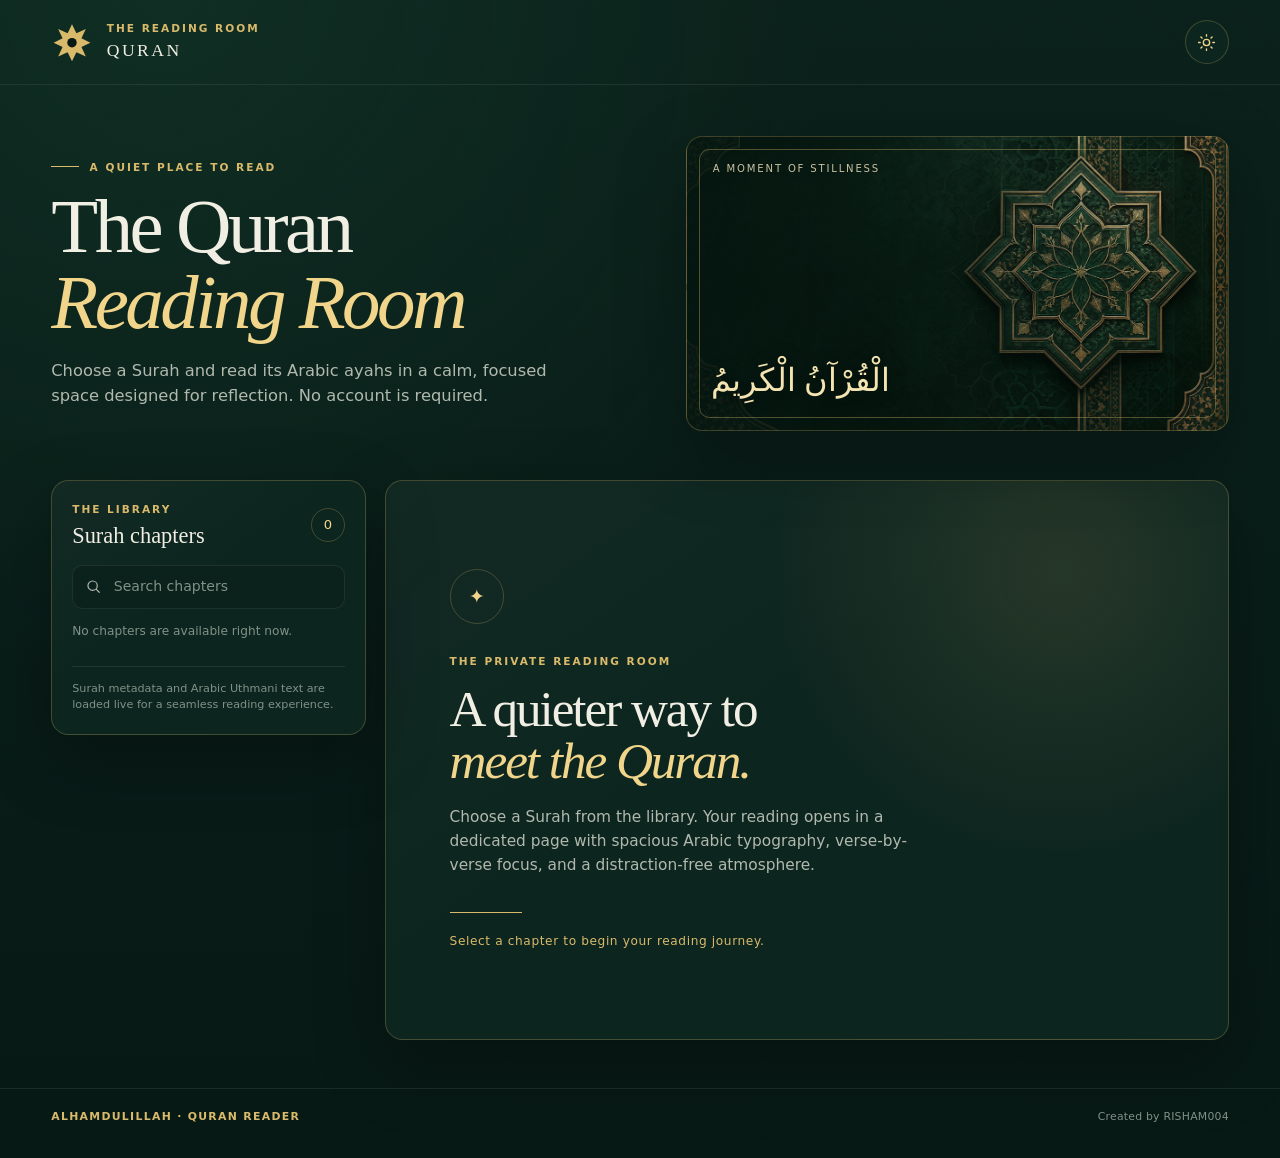
<file: index.html>
<!doctype html>
<html lang="en" data-theme="dark">
<head>
  <meta charset="utf-8">
  <meta name="viewport" content="width=device-width, initial-scale=1">
  <meta name="color-scheme" content="dark light">
  <title>Online Quran Reading Room | Alhamdulillah</title>
  <meta name="description" content="Read the Quran online in a calm, premium reading room. Browse all Surahs, search chapters, and read Arabic ayahs on any device.">
  <meta name="keywords" content="online Quran, Quran reading, Surah, Arabic Quran, Quran ayahs, القرآن الكريم, ഖുർആൻ വായന">
  <meta name="author" content="RISHAM004">
  <meta name="google-site-verification" content="mXXvI332pd09Wnq7OHacjnINsn8BZgixq6b39G8Xqy0">
  <meta name="google-site-verification" content="F7NdzP9si5sL2pPmqwhyTcBmezLLX330uHuRAZuH_UM">
  <meta name="google-site-verification" content="Bjj6yuVZpEGHXkJ8CnjCu7wRt1nPCgUGyZMzDmWiN_Q">
  <meta name="robots" content="index,follow,max-image-preview:large">
  <meta name="googlebot" content="index,follow,max-image-preview:large">
  <link rel="canonical" href="https://alhamdulillah-online.github.io/Quran/">
  <meta property="og:type" content="website">
  <meta property="og:title" content="Online Quran Reading Room | Alhamdulillah">
  <meta property="og:description" content="Browse all Surahs and read Arabic Quran ayahs in a calm, premium reading room.">
  <meta property="og:site_name" content="Alhamdulillah — Quran Reader">
  <meta property="og:url" content="https://alhamdulillah-online.github.io/Quran/">
  <meta property="og:image" content="https://alhamdulillah-online.github.io/Quran/og-image.jpg">
  <meta property="og:image:alt" content="Emerald and gold Quran Reading Room artwork">
  <meta name="twitter:card" content="summary_large_image">
  <meta name="twitter:title" content="Online Quran Reading Room | Alhamdulillah">
  <meta name="twitter:description" content="Browse all Surahs and read Arabic Quran ayahs in a calm, premium reading room.">
  <meta name="twitter:image" content="https://alhamdulillah-online.github.io/Quran/og-image.jpg">
  <link rel="icon" type="image/svg+xml" href="./favicon.svg">
  <link rel="preconnect" href="https://cdn.jsdelivr.net" crossorigin>
  <link rel="stylesheet" href="./styles.css">
  <script type="application/ld+json">
    {"@context":"https://schema.org","@graph":[{"@type":"WebSite","@id":"https://alhamdulillah-online.github.io/Quran/#website","url":"https://alhamdulillah-online.github.io/Quran/","name":"Alhamdulillah Quran Reading Room","description":"A calm, premium place to browse Surahs and read Arabic ayahs.","publisher":{"@id":"https://alhamdulillah-online.github.io/Quran/#creator"}},{"@type":"Person","@id":"https://alhamdulillah-online.github.io/Quran/#creator","name":"RISHAM004","url":"https://github.com/Alhamdulillah-online"}]}
  </script>
  <script type="module" src="./app.js"></script>
</head>
<body>
  <a class="skip-link" href="#main-content">Skip to reading area</a>
  <header class="topbar" id="top">
    <a class="brand" href="./" aria-label="Quran Chapters Reader home">
      <span class="brand-mark" aria-hidden="true">
        <svg viewBox="0 0 48 48" focusable="false"><path d="M24 3.8 29 14l10.8-5-5 10.8 10.2 5-10.2 5 5 10.8-10.8-5L24 46l-5-10.4-10.8 5 5-10.8L3 24.8l10.2-5-5-10.8L19 14 24 3.8Z"/><circle cx="24" cy="24.8" r="5.4"/></svg>
      </span>
      <span class="brand-copy"><span class="brand-eyebrow">THE READING ROOM</span><span class="brand-name">QURAN</span></span>
    </a>
    <div class="topbar-actions">
      <button class="icon-button" id="theme-toggle" type="button" aria-label="Switch to light theme" aria-pressed="false" title="Switch theme">
        <svg class="icon-sun" viewBox="0 0 24 24" aria-hidden="true"><circle cx="12" cy="12" r="4"/><path d="M12 2v2m0 16v2M4.93 4.93l1.42 1.42m11.3 11.3 1.42 1.42M2 12h2m16 0h2M4.93 19.07l1.42-1.42m11.3-11.3 1.42-1.42"/></svg>
        <svg class="icon-moon" viewBox="0 0 24 24" aria-hidden="true"><path d="M20.4 15.7A8.6 8.6 0 0 1 8.3 3.6 8.8 8.8 0 1 0 20.4 15.7Z"/></svg>
      </button>
    </div>
  </header>

  <main id="main-content" class="page-shell">
    <section class="intro" aria-labelledby="page-title">
      <div class="intro-copy">
        <p class="eyebrow"><span class="eyebrow-line" aria-hidden="true"></span> A QUIET PLACE TO READ</p>
        <h1 id="page-title">The Quran<br><em>Reading Room</em></h1>
        <p class="intro-description">Choose a Surah and read its Arabic ayahs in a calm, focused space designed for reflection. No account is required.</p>
      </div>
      <div class="intro-art" role="img" aria-label="Emerald and gold Islamic geometric pattern">
        <span class="intro-art-caption" lang="ar" dir="rtl">الْقُرْآنُ الْكَرِيمُ</span>
        <span class="intro-art-note">A MOMENT OF STILLNESS</span>
      </div>
    </section>

    <section class="reader-layout" aria-label="Quran chapter reader">
      <aside class="library-panel panel" aria-labelledby="library-title">
        <div class="panel-heading">
          <div><p class="eyebrow">THE LIBRARY</p><h2 id="library-title">Surah chapters</h2></div>
          <span class="chapter-count" id="chapter-count">0</span>
        </div>
        <label class="search-box" for="chapter-search">
          <svg viewBox="0 0 24 24" aria-hidden="true"><circle cx="10.8" cy="10.8" r="6.6"/><path d="m16 16 4.2 4.2"/></svg>
          <input id="chapter-search" type="search" placeholder="Search chapters" autocomplete="off">
        </label>
        <p class="library-status" id="library-status" role="status">Loading chapter list…</p>
        <ol class="chapter-list" id="chapter-list" aria-label="Available Quran chapters"></ol>
          <p class="library-note">Surah metadata and Arabic Uthmani text are loaded live for a seamless reading experience.</p>
      </aside>

      <section class="welcome-panel panel" aria-labelledby="welcome-title">
        <div class="welcome-mark" aria-hidden="true">✦</div>
        <p class="eyebrow">THE PRIVATE READING ROOM</p>
        <h2 id="welcome-title">A quieter way to<br><em>meet the Quran.</em></h2>
        <p>Choose a Surah from the library. Your reading opens in a dedicated page with spacious Arabic typography, verse-by-verse focus, and a distraction-free atmosphere.</p>
        <div class="welcome-rule" aria-hidden="true"></div>
        <p class="welcome-note">Select a chapter to begin your reading journey.</p>
      </section>
    </section>
  </main>

  <footer class="site-footer"><span>ALHAMDULILLAH <span aria-hidden="true">·</span> QURAN READER</span><span>Created by RISHAM004</span></footer>
  <noscript><p class="noscript-note">Enable JavaScript to browse the Surah library.</p></noscript>
</body>
</html>
</file>
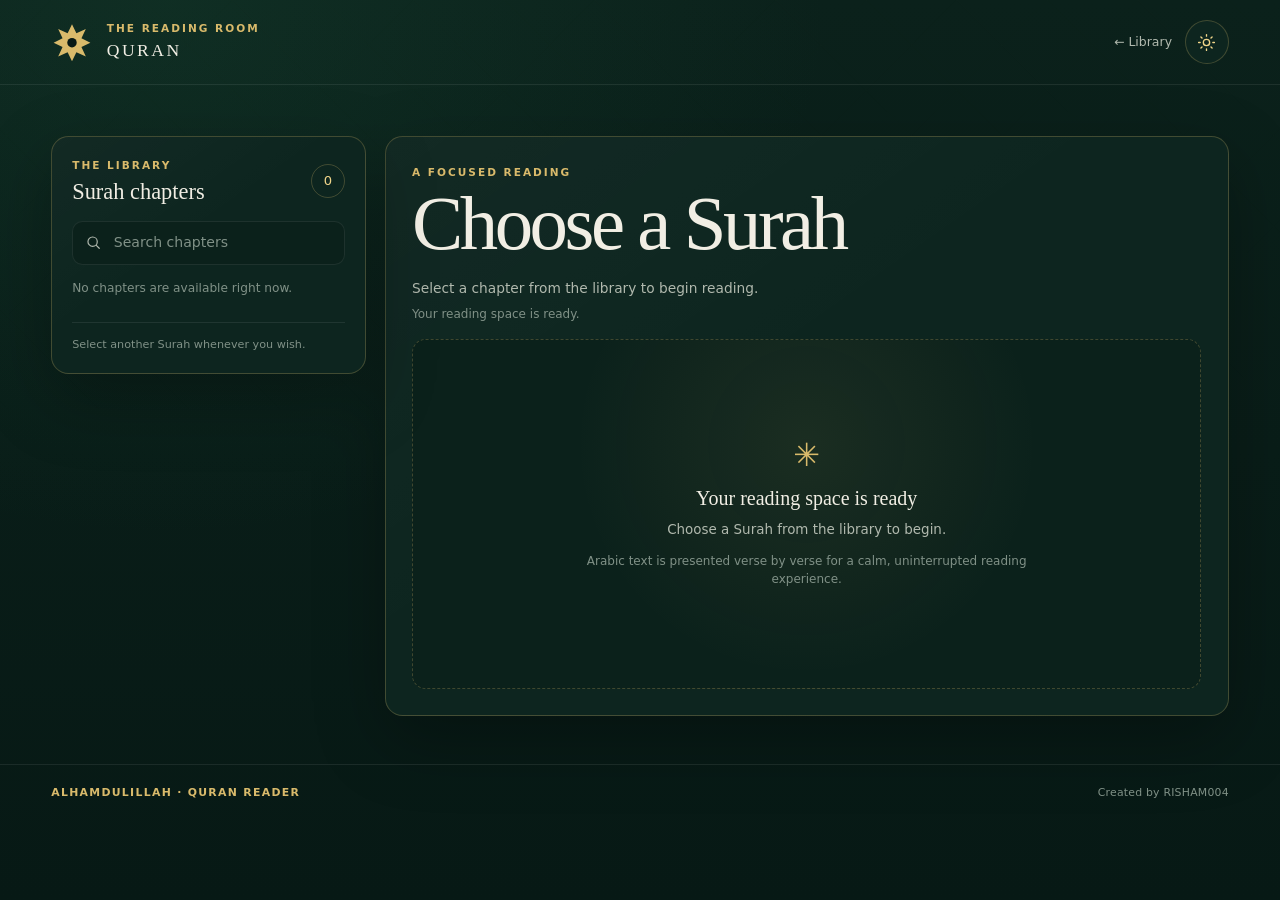
<file: reader.html>
<!doctype html>
<html lang="en" data-theme="dark">
<head>
  <meta charset="utf-8">
  <meta name="viewport" content="width=device-width, initial-scale=1">
  <meta name="color-scheme" content="dark light">
  <title>Read Quran Online — Arabic Surah Reader | Alhamdulillah</title>
  <meta name="description" content="Read Arabic Quran ayahs in a focused, premium Surah reader with clear typography and a distraction-free reading experience.">
  <meta name="google-site-verification" content="mXXvI332pd09Wnq7OHacjnINsn8BZgixq6b39G8Xqy0">
  <meta name="google-site-verification" content="F7NdzP9si5sL2pPmqwhyTcBmezLLX330uHuRAZuH_UM">
  <meta name="google-site-verification" content="Bjj6yuVZpEGHXkJ8CnjCu7wRt1nPCgUGyZMzDmWiN_Q">
  <meta name="keywords" content="read Quran online, Arabic Quran reader, Surah reader, Quran ayahs, القرآن الكريم">
  <meta name="author" content="RISHAM004">
  <meta name="robots" content="index,follow">
  <link rel="canonical" href="https://alhamdulillah-online.github.io/Quran/reader.html">
  <meta property="og:type" content="article">
  <meta property="og:title" content="Read Quran Online — Arabic Surah Reader">
  <meta property="og:description" content="Read Arabic Quran ayahs in a focused, premium Surah reader.">
  <meta property="og:site_name" content="Alhamdulillah — Quran Reader">
  <meta property="og:url" content="https://alhamdulillah-online.github.io/Quran/reader.html">
  <meta property="og:image" content="https://alhamdulillah-online.github.io/Quran/og-image.jpg">
  <meta property="og:image:alt" content="Emerald and gold Quran Reading Room artwork">
  <meta name="twitter:card" content="summary_large_image">
  <meta name="twitter:title" content="Read Quran Online — Arabic Surah Reader">
  <meta name="twitter:description" content="Read Arabic Quran ayahs in a focused, premium Surah reader.">
  <meta name="twitter:image" content="https://alhamdulillah-online.github.io/Quran/og-image.jpg">
  <script type="application/ld+json">{"@context":"https://schema.org","@graph":[{"@type":"WebPage","@id":"https://alhamdulillah-online.github.io/Quran/reader.html","url":"https://alhamdulillah-online.github.io/Quran/reader.html","name":"Read Quran Online — Arabic Surah Reader","description":"Read Arabic Quran ayahs in a focused, premium Surah reader.","isPartOf":{"@id":"https://alhamdulillah-online.github.io/Quran/#website"},"creator":{"@id":"https://alhamdulillah-online.github.io/Quran/#creator"}},{"@type":"Person","@id":"https://alhamdulillah-online.github.io/Quran/#creator","name":"RISHAM004","url":"https://github.com/Alhamdulillah-online"}]}</script>
  <link rel="icon" type="image/svg+xml" href="./favicon.svg">
  <link rel="stylesheet" href="./styles.css">
  <script type="module" src="./app.js"></script>
</head>
<body>
  <a class="skip-link" href="#main-content">Skip to reading area</a>
  <header class="topbar" id="top">
    <a class="brand" href="./" aria-label="Return to Quran reading room home">
      <span class="brand-mark" aria-hidden="true"><svg viewBox="0 0 48 48" focusable="false"><path d="M24 3.8 29 14l10.8-5-5 10.8 10.2 5-10.2 5 5 10.8-10.8-5L24 46l-5-10.4-10.8 5 5-10.8L3 24.8l10.2-5-5-10.8L19 14 24 3.8Z"/><circle cx="24" cy="24.8" r="5.4"/></svg></span>
      <span class="brand-copy"><span class="brand-eyebrow">THE READING ROOM</span><span class="brand-name">QURAN</span></span>
    </a>
    <div class="topbar-actions"><a class="back-link" href="./">← Library</a><button class="icon-button" id="theme-toggle" type="button" aria-label="Switch to light theme" aria-pressed="false" title="Switch theme"><svg class="icon-sun" viewBox="0 0 24 24" aria-hidden="true"><circle cx="12" cy="12" r="4"/><path d="M12 2v2m0 16v2M4.93 4.93l1.42 1.42m11.3 11.3 1.42 1.42M2 12h2m16 0h2M4.93 19.07l1.42-1.42m11.3-11.3 1.42-1.42"/></svg><svg class="icon-moon" viewBox="0 0 24 24" aria-hidden="true"><path d="M20.4 15.7A8.6 8.6 0 0 1 8.3 3.6 8.8 8.8 0 1 0 20.4 15.7Z"/></svg></button></div>
  </header>
  <main id="main-content" class="page-shell reading-shell">
    <section class="reader-layout" aria-label="Quran reading page">
      <aside class="library-panel panel" aria-labelledby="library-title">
        <div class="panel-heading"><div><p class="eyebrow">THE LIBRARY</p><h2 id="library-title">Surah chapters</h2></div><span class="chapter-count" id="chapter-count">0</span></div>
        <label class="search-box" for="chapter-search"><svg viewBox="0 0 24 24" aria-hidden="true"><circle cx="10.8" cy="10.8" r="6.6"/><path d="m16 16 4.2 4.2"/></svg><input id="chapter-search" type="search" placeholder="Search chapters" autocomplete="off"></label>
        <p class="library-status" id="library-status" role="status">Loading chapter list…</p>
        <ol class="chapter-list" id="chapter-list" aria-label="Available Quran chapters"></ol>
        <p class="library-note">Select another Surah whenever you wish.</p>
      </aside>
      <section class="reader-panel panel" id="reader-panel" aria-labelledby="reader-title">
        <div class="reader-topline"><div class="reader-heading"><p class="eyebrow">A FOCUSED READING</p><h1 id="reader-title">Choose a Surah</h1><p id="reader-subtitle">Select a chapter from the library to begin reading.</p></div></div>
        <div class="reader-toolbar" id="reader-toolbar" hidden><span class="api-badge"><span class="api-dot" aria-hidden="true"></span>Verified Arabic text</span><span class="page-indicator" id="verse-count">— ayahs</span></div>
        <p class="reader-status" id="reader-status" role="status" aria-live="polite">Your reading space is ready.</p>
        <div class="empty-state" id="empty-state"><span class="empty-rosette" aria-hidden="true">✳</span><h3>Your reading space is ready</h3><p>Choose a Surah from the library to begin.</p><p class="empty-secondary">Arabic text is presented verse by verse for a calm, uninterrupted reading experience.</p></div>
        <div class="pdf-pages" id="pdf-pages" aria-label="Quran ayahs" tabindex="0" hidden></div>
      </section>
    </section>
  </main>
  <footer class="site-footer"><span>ALHAMDULILLAH <span aria-hidden="true">·</span> QURAN READER</span><span>Created by RISHAM004</span></footer>
</body>
</html>
</file>
<file: styles.css>
:root {
  font-family: system-ui, -apple-system, "Segoe UI", sans-serif;
  font-synthesis: none;
  text-rendering: optimizeLegibility;
  scroll-behavior: smooth;
  color-scheme: dark;
  --bg: #071915;
  --bg-soft: #0b211b;
  --surface: #0d251f;
  --surface-2: #102d25;
  --text: #f1eee4;
  --muted: #b1b9ae;
  --subtle: #809187;
  --gold: #d9ba6b;
  --gold-bright: #f0d58a;
  --line: rgba(217, 186, 107, .25);
  --line-soft: rgba(255, 255, 255, .08);
  --shadow: 0 24px 70px rgba(0, 0, 0, .28);
  --focus: #f2d583;
  --canvas-bg: #0a1713;
}

:root[data-theme="light"] {
  color-scheme: light;
  --bg: #f5f0e4;
  --bg-soft: #eee6d5;
  --surface: #fffdf8;
  --surface-2: #f8f3e9;
  --text: #1c2b23;
  --muted: #526357;
  --subtle: #758276;
  --gold: #92733a;
  --gold-bright: #745923;
  --line: rgba(124, 96, 40, .28);
  --line-soft: rgba(27, 48, 37, .11);
  --shadow: 0 24px 70px rgba(69, 54, 28, .12);
  --focus: #765716;
  --canvas-bg: #ebe6dc;
}

* { box-sizing: border-box; }
[hidden] { display: none !important; }
html { min-width: 320px; min-height: 100%; background: var(--bg); }
body {
  position: relative;
  min-width: 320px;
  min-height: 100vh;
  margin: 0;
  overflow-x: hidden;
  color: var(--text);
  background: radial-gradient(ellipse at 13% 0%, rgba(33, 96, 68, .21), transparent 42%), linear-gradient(180deg, var(--bg-soft), var(--bg));
  line-height: 1.55;
}
body::before {
  position: fixed;
  z-index: 0;
  inset: 0;
  pointer-events: none;
  content: "";
  opacity: .12;
  background-image: repeating-linear-gradient(45deg, transparent 0 32px, rgba(217, 186, 107, .09) 33px, transparent 34px 64px), repeating-linear-gradient(-45deg, transparent 0 32px, rgba(217, 186, 107, .06) 33px, transparent 34px 64px);
  mask-image: linear-gradient(to bottom, #000, transparent 75%);
}
button, input, a { font: inherit; }
button, a { -webkit-tap-highlight-color: transparent; }
a { color: inherit; }
:focus-visible { outline: 3px solid var(--focus); outline-offset: 3px; }
.skip-link {
  position: absolute;
  z-index: 30;
  top: -5rem;
  left: 1rem;
  padding: .7rem 1rem;
  border-radius: .5rem;
  color: #102019;
  background: var(--gold);
}
.skip-link:focus { top: 1rem; }
.topbar, .page-shell, .site-footer { position: relative; z-index: 1; }
.topbar {
  display: flex;
  max-width: 1440px;
  align-items: center;
  justify-content: space-between;
  margin: 0 auto;
  padding: 1.25rem clamp(1rem, 4vw, 3.75rem);
  border-bottom: 1px solid var(--line-soft);
}
.brand { display: inline-flex; align-items: center; gap: .85rem; text-decoration: none; }
.brand-mark { display: grid; width: 42px; height: 42px; place-items: center; color: var(--gold); }
.brand-mark svg { width: 100%; height: 100%; fill: currentColor; }
.brand-mark circle { fill: var(--bg); }
.brand-copy { display: grid; line-height: 1.05; }
.brand-eyebrow, .eyebrow {
  color: var(--gold);
  font-size: .66rem;
  font-weight: 700;
  letter-spacing: .19em;
  text-transform: uppercase;
}
.brand-name { margin-top: .32rem; font: 1.1rem Georgia, "Times New Roman", serif; letter-spacing: .14em; }
.topbar-actions { display: flex; align-items: center; gap: .8rem; }
.back-link { color: var(--muted); font-size: .78rem; text-decoration: none; }
.back-link:hover { color: var(--gold-bright); }
.icon-button {
  display: grid;
  width: 44px;
  height: 44px;
  place-items: center;
  border: 1px solid var(--line);
  border-radius: 50%;
  color: var(--gold-bright);
  background: var(--surface);
  cursor: pointer;
}
.icon-button svg { width: 19px; height: 19px; fill: none; stroke: currentColor; stroke-width: 1.7; stroke-linecap: round; stroke-linejoin: round; }
.icon-moon { display: none; }
:root[data-theme="light"] .icon-sun { display: none; }
:root[data-theme="light"] .icon-moon { display: block; }
.page-shell { width: min(1380px, 100%); margin: 0 auto; padding: clamp(1.5rem, 4vw, 3.4rem) clamp(1rem, 4vw, 3.75rem) 3rem; }
.intro {
  display: grid;
  grid-template-columns: minmax(0, 1fr) minmax(300px, .95fr);
  align-items: center;
  gap: clamp(1.5rem, 5vw, 4rem);
  margin: 0 0 clamp(1.75rem, 4vw, 3.1rem);
}
.intro-copy { padding: 1rem 0; }
.eyebrow { display: flex; align-items: center; gap: .65rem; margin: 0 0 .9rem; }
.eyebrow-line { width: 28px; height: 1px; background: var(--gold); }
h1, h2, h3, p { margin-top: 0; }
h1 { margin: 0 0 1.1rem; font: 500 clamp(2.6rem, 6vw, 5.4rem)/.98 Georgia, "Times New Roman", serif; letter-spacing: -.045em; }
h1 em { color: var(--gold-bright); font-weight: 400; }
.intro-description { max-width: 34rem; margin: 0; color: var(--muted); font-size: 1.02rem; }
.intro-art {
  position: relative;
  height: clamp(210px, 23vw, 295px);
  min-height: 210px;
  overflow: hidden;
  border: 1px solid var(--line);
  border-radius: 1rem;
  background: linear-gradient(90deg, rgba(6, 25, 19, .82), rgba(6, 25, 19, .12)), url("./og-image.jpg") center 55% / cover;
  box-shadow: var(--shadow);
}
.intro-art::after { position: absolute; inset: 12px; border: 1px solid rgba(217, 186, 107, .36); border-radius: .65rem; content: ""; pointer-events: none; }
.intro-art-caption { position: absolute; z-index: 1; bottom: 1.7rem; left: 1.5rem; color: #f4e4b1; font: 2rem/1.4 Georgia, serif; text-shadow: 0 2px 15px #06140f; }
.intro-art-note { position: absolute; z-index: 1; top: 1.5rem; left: 1.6rem; color: rgba(245, 231, 190, .82); font-size: .63rem; letter-spacing: .18em; }
.reader-layout { display: grid; grid-template-columns: minmax(255px, 315px) minmax(0, 1fr); align-items: start; gap: 1.15rem; }
.panel { border: 1px solid var(--line); border-radius: 1.1rem; background: linear-gradient(145deg, rgba(255, 255, 255, .025), transparent 45%), var(--surface); box-shadow: var(--shadow); }
.welcome-panel { min-height: 560px; padding: clamp(2rem, 5vw, 4rem); display: flex; flex-direction: column; justify-content: center; background: radial-gradient(circle at 80% 16%, rgba(217, 186, 107, .12), transparent 35%), linear-gradient(145deg, rgba(255, 255, 255, .025), transparent 45%), var(--surface); }
.welcome-mark { width: 3.4rem; height: 3.4rem; display: grid; place-items: center; margin-bottom: 1.8rem; border: 1px solid var(--line); border-radius: 50%; color: var(--gold-bright); font-size: 1.2rem; }
.welcome-panel h2 { max-width: 22rem; margin: 0 0 1.15rem; font: 500 clamp(2rem, 4vw, 3.4rem)/1.02 Georgia, "Times New Roman", serif; letter-spacing: -.04em; }
.welcome-panel h2 em { color: var(--gold-bright); font-weight: 400; }
.welcome-panel > p:not(.eyebrow):not(.welcome-note) { max-width: 29rem; color: var(--muted); font-size: .96rem; }
.welcome-rule { width: 4.5rem; height: 1px; margin: 1.2rem 0; background: var(--gold); }
.welcome-note { margin: 0; color: var(--gold); font-size: .76rem; letter-spacing: .05em; }
.library-panel { position: sticky; top: 1rem; padding: 1.25rem; }
.panel-heading { display: flex; align-items: center; justify-content: space-between; gap: 1rem; margin-bottom: 1rem; }
.panel-heading .eyebrow, .reader-heading .eyebrow { margin-bottom: .35rem; }
.panel-heading h2 { margin: 0; font: 500 1.4rem/1.15 Georgia, "Times New Roman", serif; }
.chapter-count { display: grid; min-width: 2.15rem; height: 2.15rem; place-items: center; padding: .2rem .45rem; border: 1px solid var(--line); border-radius: 50%; color: var(--gold-bright); font-size: .82rem; font-variant-numeric: tabular-nums; }
.search-box { display: flex; height: 44px; align-items: center; gap: .6rem; margin: 0 0 .85rem; padding: 0 .75rem; border: 1px solid var(--line-soft); border-radius: .65rem; background: var(--bg-soft); }
.search-box svg { width: 19px; height: 19px; fill: none; stroke: var(--muted); stroke-width: 1.7; stroke-linecap: round; }
.search-box input { width: 100%; min-width: 0; border: 0; outline: 0; color: var(--text); background: transparent; font-size: .88rem; }
.search-box input::placeholder { color: var(--subtle); }
.library-status { min-height: 1.4rem; margin: 0 0 .35rem; color: var(--subtle); font-size: .76rem; }
.library-status[data-kind="error"], .reader-status[data-kind="error"] { color: #e89a8e; }
.chapter-list { max-height: min(63vh, 700px); overflow: auto; margin: 0; padding: 0; list-style: none; overscroll-behavior: contain; }
.chapter-item { margin: .25rem 0; }
.chapter-button {
  display: grid;
  width: 100%;
  min-height: 59px;
  grid-template-columns: 2.15rem minmax(0, 1fr);
  align-items: center;
  gap: .65rem;
  padding: .6rem .68rem;
  border: 1px solid transparent;
  border-radius: .7rem;
  color: var(--text);
  background: transparent;
  cursor: pointer;
  text-align: left;
  transition: background .18s ease, border-color .18s ease;
}
.chapter-button:hover { border-color: var(--line-soft); background: var(--surface-2); }
.chapter-button[aria-current="true"] { border-color: var(--line); background: linear-gradient(100deg, rgba(217, 186, 107, .14), transparent 92%), var(--surface-2); }
.chapter-number { color: var(--gold); font-size: .75rem; font-variant-numeric: tabular-nums; text-align: center; }
.chapter-copy { display: grid; min-width: 0; }
.chapter-name { overflow-wrap: anywhere; font-size: .85rem; font-weight: 620; }
.chapter-translation { overflow-wrap: anywhere; color: var(--subtle); font-size: .72rem; }
.chapter-arabic { color: var(--muted); font: .83rem/1.5 "Noto Naskh Arabic", "Amiri", serif; text-align: left; }
.library-note { margin: 1rem 0 0; padding-top: .85rem; border-top: 1px solid var(--line-soft); color: var(--subtle); font-size: .7rem; line-height: 1.45; }
.reader-panel { min-width: 0; padding: clamp(1rem, 2.2vw, 1.65rem); }
.reader-topline { display: flex; align-items: flex-start; justify-content: space-between; gap: 1rem; }
.reader-heading h2 { margin: 0 0 .45rem; font: 500 clamp(1.5rem, 3vw, 2.15rem)/1.15 Georgia, "Times New Roman", serif; }
.reader-heading > p:last-child { margin: 0; color: var(--muted); font-size: .86rem; }
.reader-toolbar { display: flex; align-items: center; justify-content: space-between; flex-wrap: wrap; gap: .55rem; margin: 1.1rem 0 .75rem; padding: .7rem; border: 1px solid var(--line-soft); border-radius: .75rem; background: var(--bg-soft); }
.toolbar-button { display: inline-flex; min-height: 42px; align-items: center; justify-content: center; gap: .45rem; padding: .5rem .75rem; border: 1px solid var(--line); border-radius: .55rem; color: var(--text); background: var(--surface); cursor: pointer; font-size: .78rem; }
.toolbar-button:hover:not(:disabled) { border-color: var(--gold); color: var(--gold-bright); }
.toolbar-button:disabled { opacity: .45; cursor: not-allowed; }
.toolbar-button svg { width: 17px; height: 17px; fill: none; stroke: currentColor; stroke-width: 1.7; stroke-linecap: round; stroke-linejoin: round; }
.page-indicator { display: flex; align-items: center; gap: .4rem; color: var(--muted); font-size: .78rem; }
.page-indicator input { width: 3.4rem; height: 38px; border: 1px solid var(--line); border-radius: .45rem; color: var(--text); background: var(--surface); font-variant-numeric: tabular-nums; text-align: center; }
.reader-status { min-height: 1.35rem; margin: .35rem 0 .75rem; color: var(--subtle); font-size: .75rem; }
.reader-status[data-kind="success"] { color: #a8d0a8; }
.api-badge { display: inline-flex; align-items: center; gap: .45rem; color: var(--gold-bright); font-size: .76rem; font-weight: 650; }
.api-dot { width: .48rem; height: .48rem; border-radius: 50%; background: #78c58b; box-shadow: 0 0 0 .2rem rgba(120, 197, 139, .14); }
.empty-state { display: flex; min-height: 350px; flex-direction: column; align-items: center; justify-content: center; padding: 2rem 1.25rem; border: 1px dashed var(--line); border-radius: .85rem; background: radial-gradient(circle at 50% 30%, rgba(217, 186, 107, .08), transparent 50%), var(--bg-soft); text-align: center; }
.empty-rosette { margin-bottom: 1rem; color: var(--gold); font-size: 2rem; line-height: 1; }
.empty-state h3 { margin-bottom: .65rem; font: 500 1.25rem Georgia, "Times New Roman", serif; }
.empty-state p { max-width: 30rem; margin-bottom: .65rem; color: var(--muted); font-size: .84rem; }
.empty-state code { padding: .08rem .3rem; border-radius: .25rem; color: var(--gold-bright); background: var(--surface-2); }
.empty-state .empty-secondary { margin-bottom: 0; color: var(--subtle); font-size: .75rem; }
.pdf-pages { max-height: 78vh; overflow: auto; padding: clamp(.6rem, 2vw, 1.3rem); border-radius: .7rem; background: var(--canvas-bg); overscroll-behavior: contain; scrollbar-color: var(--gold) var(--surface); }
.verse-card { margin: 0 auto .8rem; padding: clamp(1rem, 2.5vw, 1.55rem); border: 1px solid var(--line-soft); border-radius: .8rem; background: linear-gradient(135deg, rgba(217, 186, 107, .06), transparent 42%), var(--surface); }
.verse-meta { display: flex; align-items: center; justify-content: space-between; gap: 1rem; margin-bottom: .85rem; color: var(--subtle); font-size: .7rem; letter-spacing: .06em; }
.verse-meta a { color: var(--gold); text-decoration: none; }
.verse-meta a:hover { color: var(--gold-bright); text-decoration: underline; }
.verse-key { display: inline-grid; min-width: 2.25rem; min-height: 1.65rem; place-items: center; padding: .15rem .4rem; border: 1px solid var(--line); border-radius: .35rem; color: var(--gold-bright); font-variant-numeric: tabular-nums; }
.verse-text { margin: 0; color: var(--text); font: clamp(1.65rem, 3.4vw, 2.45rem)/2.1 "Noto Naskh Arabic", "Amiri", "Times New Roman", serif; text-align: right; }
.pdf-page { position: relative; display: grid; width: min(100%, 920px); min-height: 150px; place-items: center; margin: 0 auto 1rem; background: #fff; box-shadow: 0 7px 24px rgba(0, 0, 0, .28); }
.pdf-canvas { display: block; max-width: 100%; height: auto; }
.page-skeleton { position: absolute; inset: 0; display: grid; place-items: center; color: #756f60; background: #faf8f1; font-size: .8rem; }
.pdf-page.is-rendered .page-skeleton { display: none; }
.pdf-caption { position: absolute; right: .55rem; bottom: .35rem; padding: .12rem .35rem; border-radius: .3rem; color: #f2e9d2; background: rgba(7, 25, 19, .78); font-size: .64rem; }
.screen-reader-text { position: absolute !important; width: 1px !important; height: 1px !important; overflow: hidden !important; clip: rect(0, 0, 0, 0) !important; margin: -1px !important; padding: 0 !important; border: 0 !important; white-space: normal !important; }
.site-footer { display: flex; max-width: 1380px; justify-content: space-between; gap: 1rem; margin: 0 auto; padding: 1.25rem clamp(1rem, 4vw, 3.75rem) 2rem; border-top: 1px solid var(--line-soft); color: var(--subtle); font-size: .68rem; letter-spacing: .02em; }
.site-footer span:first-child { color: var(--gold); font-weight: 700; letter-spacing: .12em; }
.noscript-note { position: relative; z-index: 1; padding: 1rem; color: var(--text); }
#reader-panel:fullscreen { max-height: 100vh; overflow: auto; padding: 1rem 2vw; border: 0; border-radius: 0; background: var(--surface); }
#reader-panel:fullscreen .pdf-pages { max-height: calc(100vh - 205px); }

@media (max-width: 930px) {
  .intro { grid-template-columns: minmax(0, 1fr) minmax(240px, .8fr); }
  .reader-layout { grid-template-columns: 260px minmax(0, 1fr); }
  .library-panel, .reader-panel { padding: 1rem; }
  .reader-toolbar { justify-content: center; }
  .fullscreen-button { margin-left: auto; }
}
@media (max-width: 700px) {
  .topbar { padding: .85rem 1rem; }
  .brand-mark { width: 36px; height: 36px; }
  .brand-eyebrow { font-size: .56rem; }
  .brand-name { font-size: .95rem; }
  .page-shell { padding: 1.5rem 1rem 2rem; }
  .intro { grid-template-columns: 1fr; gap: 1rem; margin-bottom: 1.35rem; }
  .intro-copy { padding: .2rem 0; }
  .intro-art { min-height: 165px; height: 165px; }
  .intro-art-caption { font-size: 1.55rem; }
  .reader-layout { grid-template-columns: 1fr; gap: .8rem; }
  .welcome-panel { min-height: 330px; padding: 1.6rem; }
  .library-panel { position: static; }
  .chapter-list { max-height: 260px; }
  .reader-panel { min-height: 380px; }
  .pdf-pages { max-height: 70vh; }
  .site-footer { flex-direction: column; gap: .35rem; padding: 1rem; }
}
@media (max-width: 420px) {
  .brand { gap: .5rem; }
  .icon-button { width: 40px; height: 40px; }
  .reader-toolbar { gap: .35rem; }
  .toolbar-button { padding: .45rem .55rem; font-size: .72rem; }
  .page-indicator { font-size: .72rem; }
  .fullscreen-button { margin-left: 0; }
  .chapter-button { grid-template-columns: 1.8rem minmax(0, 1fr); gap: .45rem; padding: .55rem; }
}
@media (prefers-reduced-motion: reduce) {
  *, *::before, *::after { scroll-behavior: auto !important; animation-duration: .01ms !important; animation-iteration-count: 1 !important; transition-duration: .01ms !important; }
}
</file>
